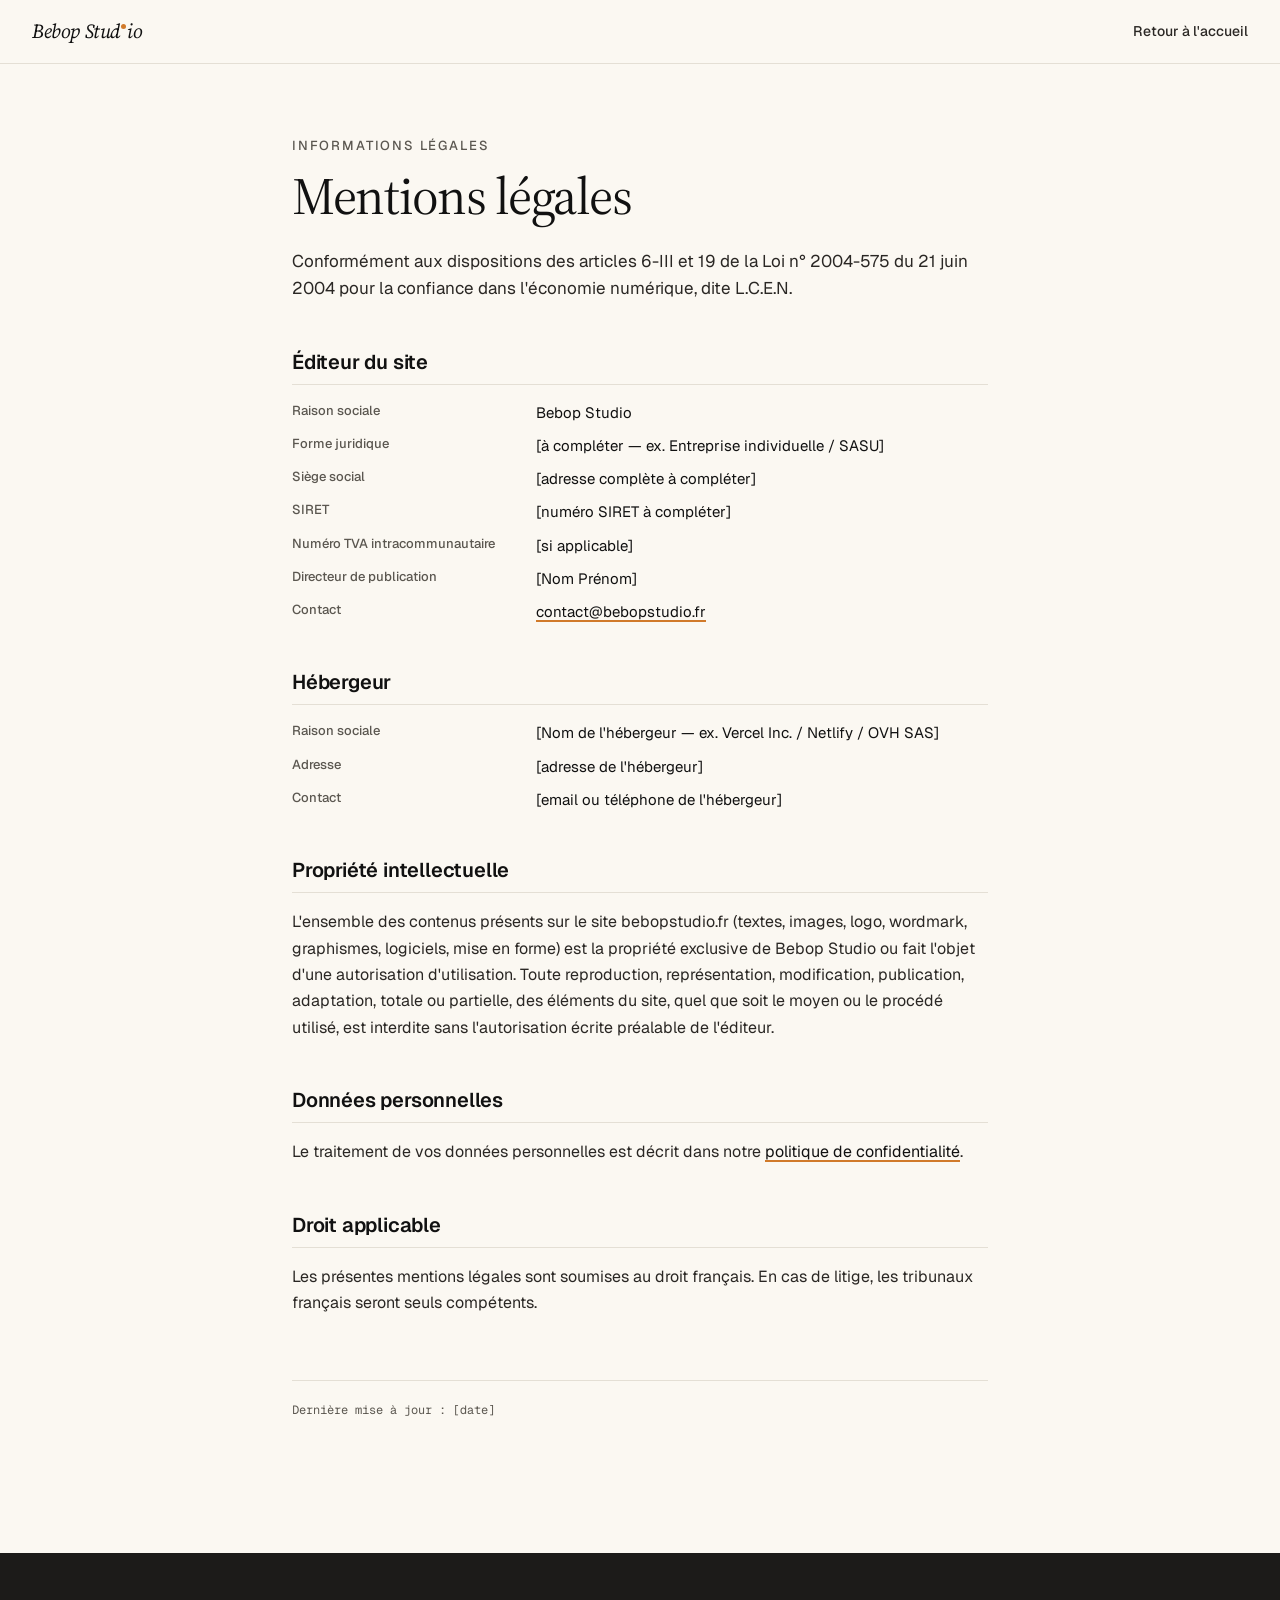
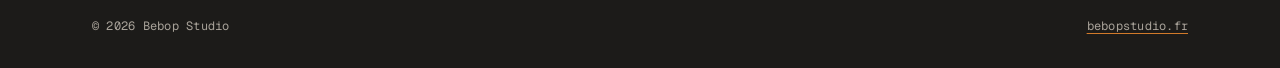
<file: legal.html>
<!doctype html>
<html lang="fr">
<head>
<meta charset="utf-8">
<title>Mentions légales — Bebop Studio</title>
<meta name="viewport" content="width=device-width,initial-scale=1">
<meta name="robots" content="index,follow">
<link rel="icon" type="image/svg+xml" href="assets/favicon.svg">
<link rel="stylesheet" href="colors_and_type.css">
<link rel="stylesheet" href="kit.css">
<link rel="stylesheet" href="legal.css">
</head>
<body>
  <nav class="nav">
    <a href="index.html" class="nav-brand">Bebop Stud<span class="tittle"></span>io</a>
    <div class="nav-links">
      <a href="index.html">Retour à l'accueil</a>
    </div>
  </nav>

  <main class="legal">
    <div class="container">
      <div class="eyebrow">Informations légales</div>
      <h1>Mentions légales</h1>
      <p class="lede">Conformément aux dispositions des articles 6-III et 19 de la Loi n° 2004-575 du 21 juin 2004 pour la confiance dans l'économie numérique, dite L.C.E.N.</p>

      <section>
        <h2>Éditeur du site</h2>
        <dl>
          <dt>Raison sociale</dt><dd>Bebop Studio</dd>
          <dt>Forme juridique</dt><dd>[à compléter — ex. Entreprise individuelle / SASU]</dd>
          <dt>Siège social</dt><dd>[adresse complète à compléter]</dd>
          <dt>SIRET</dt><dd>[numéro SIRET à compléter]</dd>
          <dt>Numéro TVA intracommunautaire</dt><dd>[si applicable]</dd>
          <dt>Directeur de publication</dt><dd>[Nom Prénom]</dd>
          <dt>Contact</dt><dd><a href="mailto:contact@bebopstudio.fr">contact@bebopstudio.fr</a></dd>
        </dl>
      </section>

      <section>
        <h2>Hébergeur</h2>
        <dl>
          <dt>Raison sociale</dt><dd>[Nom de l'hébergeur — ex. Vercel Inc. / Netlify / OVH SAS]</dd>
          <dt>Adresse</dt><dd>[adresse de l'hébergeur]</dd>
          <dt>Contact</dt><dd>[email ou téléphone de l'hébergeur]</dd>
        </dl>
      </section>

      <section>
        <h2>Propriété intellectuelle</h2>
        <p>L'ensemble des contenus présents sur le site bebopstudio.fr (textes, images, logo, wordmark, graphismes, logiciels, mise en forme) est la propriété exclusive de Bebop Studio ou fait l'objet d'une autorisation d'utilisation. Toute reproduction, représentation, modification, publication, adaptation, totale ou partielle, des éléments du site, quel que soit le moyen ou le procédé utilisé, est interdite sans l'autorisation écrite préalable de l'éditeur.</p>
      </section>

      <section>
        <h2>Données personnelles</h2>
        <p>Le traitement de vos données personnelles est décrit dans notre <a href="privacy.html">politique de confidentialité</a>.</p>
      </section>

      <section>
        <h2>Droit applicable</h2>
        <p>Les présentes mentions légales sont soumises au droit français. En cas de litige, les tribunaux français seront seuls compétents.</p>
      </section>

      <p class="updated">Dernière mise à jour : [date]</p>
    </div>
  </main>

  <footer class="footer">
    <div class="container mono" style="display: flex; justify-content: space-between; font-size: 12px; color: var(--fg-on-inverse-muted);">
      <span>© 2026 Bebop Studio</span>
      <span><a href="index.html" style="color:inherit;">bebopstudio.fr</a></span>
    </div>
  </footer>
</body>
</html>
</file>
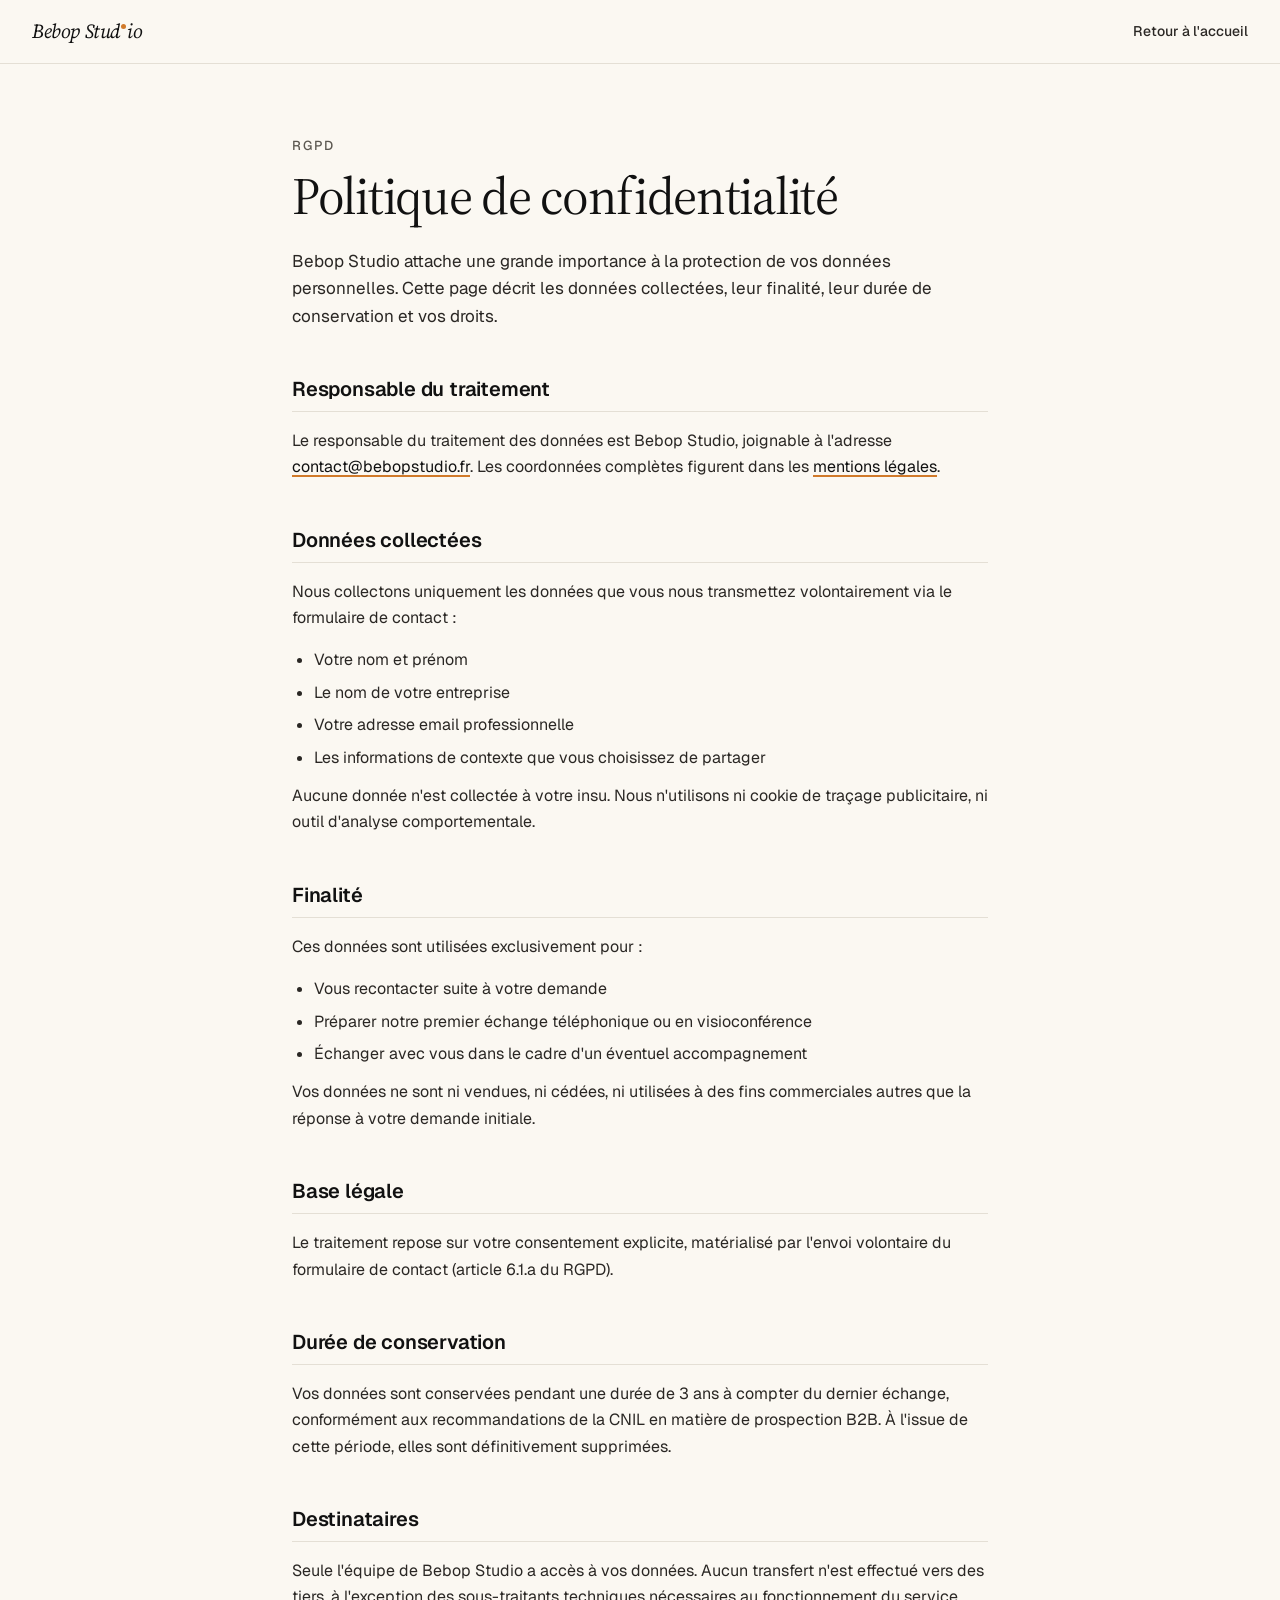
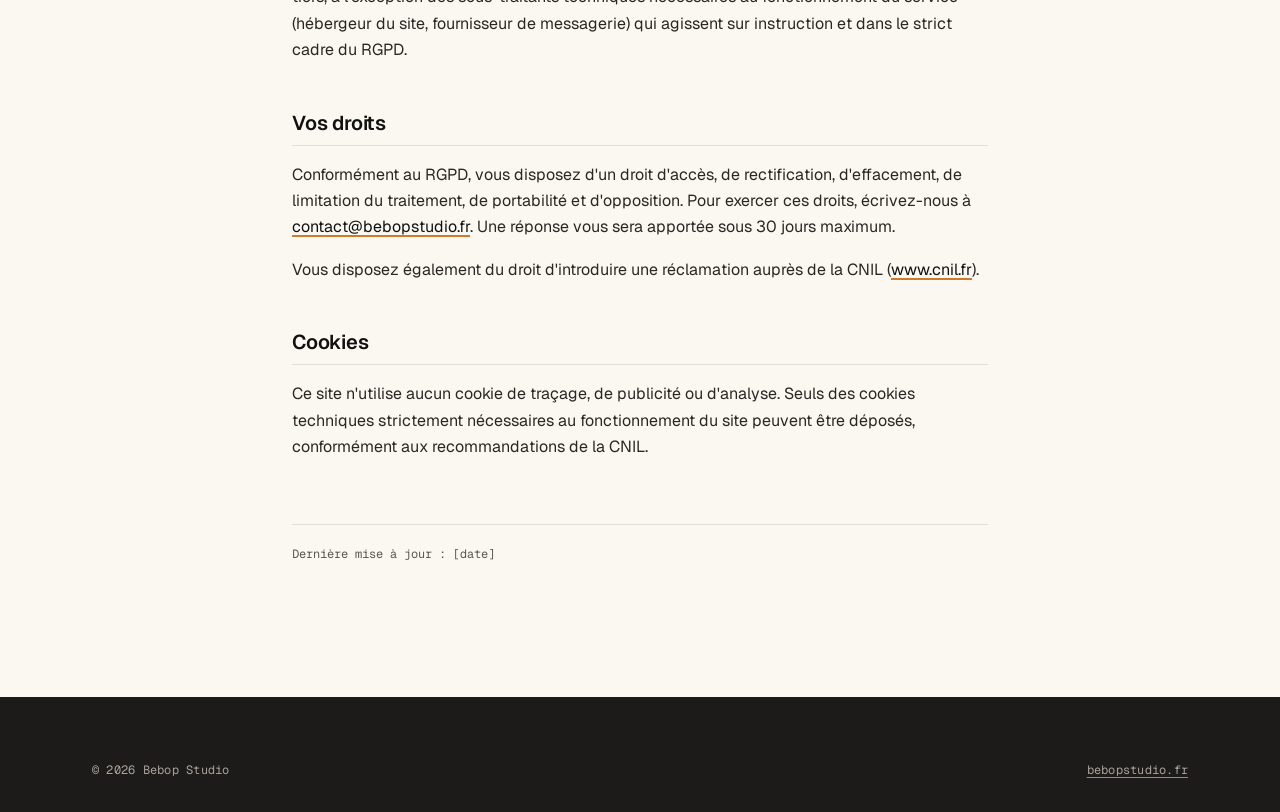
<file: privacy.html>
<!doctype html>
<html lang="fr">
<head>
<meta charset="utf-8">
<title>Politique de confidentialité — Bebop Studio</title>
<meta name="viewport" content="width=device-width,initial-scale=1">
<meta name="robots" content="index,follow">
<link rel="icon" type="image/svg+xml" href="assets/favicon.svg">
<link rel="stylesheet" href="colors_and_type.css">
<link rel="stylesheet" href="kit.css">
<link rel="stylesheet" href="legal.css">
</head>
<body>
  <nav class="nav">
    <a href="index.html" class="nav-brand">Bebop Stud<span class="tittle"></span>io</a>
    <div class="nav-links">
      <a href="index.html">Retour à l'accueil</a>
    </div>
  </nav>

  <main class="legal">
    <div class="container">
      <div class="eyebrow">RGPD</div>
      <h1>Politique de confidentialité</h1>
      <p class="lede">Bebop Studio attache une grande importance à la protection de vos données personnelles. Cette page décrit les données collectées, leur finalité, leur durée de conservation et vos droits.</p>

      <section>
        <h2>Responsable du traitement</h2>
        <p>Le responsable du traitement des données est Bebop Studio, joignable à l'adresse <a href="mailto:contact@bebopstudio.fr">contact@bebopstudio.fr</a>. Les coordonnées complètes figurent dans les <a href="legal.html">mentions légales</a>.</p>
      </section>

      <section>
        <h2>Données collectées</h2>
        <p>Nous collectons uniquement les données que vous nous transmettez volontairement via le formulaire de contact :</p>
        <ul>
          <li>Votre nom et prénom</li>
          <li>Le nom de votre entreprise</li>
          <li>Votre adresse email professionnelle</li>
          <li>Les informations de contexte que vous choisissez de partager</li>
        </ul>
        <p>Aucune donnée n'est collectée à votre insu. Nous n'utilisons ni cookie de traçage publicitaire, ni outil d'analyse comportementale.</p>
      </section>

      <section>
        <h2>Finalité</h2>
        <p>Ces données sont utilisées exclusivement pour :</p>
        <ul>
          <li>Vous recontacter suite à votre demande</li>
          <li>Préparer notre premier échange téléphonique ou en visioconférence</li>
          <li>Échanger avec vous dans le cadre d'un éventuel accompagnement</li>
        </ul>
        <p>Vos données ne sont ni vendues, ni cédées, ni utilisées à des fins commerciales autres que la réponse à votre demande initiale.</p>
      </section>

      <section>
        <h2>Base légale</h2>
        <p>Le traitement repose sur votre consentement explicite, matérialisé par l'envoi volontaire du formulaire de contact (article 6.1.a du RGPD).</p>
      </section>

      <section>
        <h2>Durée de conservation</h2>
        <p>Vos données sont conservées pendant une durée de 3 ans à compter du dernier échange, conformément aux recommandations de la CNIL en matière de prospection B2B. À l'issue de cette période, elles sont définitivement supprimées.</p>
      </section>

      <section>
        <h2>Destinataires</h2>
        <p>Seule l'équipe de Bebop Studio a accès à vos données. Aucun transfert n'est effectué vers des tiers, à l'exception des sous-traitants techniques nécessaires au fonctionnement du service (hébergeur du site, fournisseur de messagerie) qui agissent sur instruction et dans le strict cadre du RGPD.</p>
      </section>

      <section>
        <h2>Vos droits</h2>
        <p>Conformément au RGPD, vous disposez d'un droit d'accès, de rectification, d'effacement, de limitation du traitement, de portabilité et d'opposition. Pour exercer ces droits, écrivez-nous à <a href="mailto:contact@bebopstudio.fr">contact@bebopstudio.fr</a>. Une réponse vous sera apportée sous 30 jours maximum.</p>
        <p>Vous disposez également du droit d'introduire une réclamation auprès de la CNIL (<a href="https://www.cnil.fr" target="_blank" rel="noopener">www.cnil.fr</a>).</p>
      </section>

      <section>
        <h2>Cookies</h2>
        <p>Ce site n'utilise aucun cookie de traçage, de publicité ou d'analyse. Seuls des cookies techniques strictement nécessaires au fonctionnement du site peuvent être déposés, conformément aux recommandations de la CNIL.</p>
      </section>

      <p class="updated">Dernière mise à jour : [date]</p>
    </div>
  </main>

  <footer class="footer">
    <div class="container mono" style="display: flex; justify-content: space-between; font-size: 12px; color: var(--fg-on-inverse-muted);">
      <span>© 2026 Bebop Studio</span>
      <span><a href="index.html" style="color:inherit;">bebopstudio.fr</a></span>
    </div>
  </footer>
</body>
</html>
</file>
<file: colors_and_type.css>
/* =========================================================================
   Bebop Studio — Colors & Type
   Sobre, sérieux, rassurant. Noir + ambre chaud + blanc cassé.
   ========================================================================= */

/* ---------- Fonts ---------- */
/* Display serif: Source Serif 4 — modern, editorial, fintech-credible.
   Body sans: Geist — clean B2B, not overused.
   Mono: Geist Mono — for figures, receipts, code-like tokens. */
@import url('https://fonts.googleapis.com/css2?family=Source+Serif+4:ital,opsz,wght@0,8..60,300..900;1,8..60,300..900&display=swap');
@import url('https://fonts.googleapis.com/css2?family=Geist:wght@300..700&family=Geist+Mono:wght@400..600&display=swap');

:root {
  /* =======================================================================
     COLORS — raw palette
     ======================================================================= */

  /* Ink — blacks used for type and strong surfaces. Not pure #000;
     a warm near-black that reads as "printed ink" on cream. */
  --ink-900: #111111;   /* primary text, logo, headlines */
  --ink-800: #1C1B19;   /* strong surface (footer, callout blocks) */
  --ink-700: #2A2724;   /* secondary text on cream */
  --ink-500: #5B5750;   /* tertiary / muted text */
  --ink-300: #8F8A82;   /* subtle metadata, placeholder */
  --ink-200: #C6C1B8;   /* borders on cream */
  --ink-100: #E4DFD5;   /* hairline dividers */

  /* Cream — warm off-white page surfaces. Never pure white. */
  --cream-50:  #FBF8F2;  /* page background */
  --cream-100: #F5F1E8;  /* raised surface / card */
  --cream-200: #EDE7D9;  /* hover / pressed */
  --cream-0:   #FFFFFF;  /* only inside inputs / reversed chips */

  /* Amber — single warm accent. Used sparingly:
     CTAs, underlines, active states, key numerals. */
  --amber-700: #8A4A12;  /* pressed / on-cream text-accent */
  --amber-600: #B26420;  /* hover */
  --amber-500: #D17A2A;  /* PRIMARY — main accent, CTA fill */
  --amber-400: #E49247;  /* highlight / active underline */
  --amber-200: #F4D6A8;  /* soft tint, badge bg */
  --amber-100: #FBEBD0;  /* faintest wash */

  /* Semantic — low-saturation, coherent with the ink+amber world. */
  --ok-700:     #2F5D3A;
  --ok-100:     #DFE9D9;
  --warn-700:   #8A5A12;  /* reuse amber family */
  --warn-100:   #FBEBD0;
  --danger-700: #7A2E22;
  --danger-100: #EFD5CF;
  --info-700:   #2D4A66;
  --info-100:   #D9E2EB;

  /* =======================================================================
     SEMANTIC TOKENS — use THESE in components, not the raw palette
     ======================================================================= */

  /* Surfaces */
  --bg-page:      var(--cream-50);
  --bg-raised:    var(--cream-100);
  --bg-sunken:    var(--cream-200);
  --bg-inverse:   var(--ink-800);   /* footer, strong sections */
  --bg-input:     var(--cream-0);

  /* Foreground (on cream) */
  --fg-1:         var(--ink-900);   /* headlines, primary text */
  --fg-2:         var(--ink-700);   /* body */
  --fg-3:         var(--ink-500);   /* tertiary, captions */
  --fg-muted:     var(--ink-300);   /* placeholder, metadata */
  --fg-on-inverse: var(--cream-50); /* text on --bg-inverse */
  --fg-on-inverse-muted: #A9A39A;

  /* Accent */
  --accent:       var(--amber-500);
  --accent-hover: var(--amber-600);
  --accent-press: var(--amber-700);
  --accent-soft:  var(--amber-200);
  --accent-faint: var(--amber-100);
  --on-accent:    var(--cream-50);  /* text on filled amber */

  /* Borders */
  --border-strong: var(--ink-700);
  --border-base:   var(--ink-200);
  --border-subtle: var(--ink-100);
  --border-accent: var(--amber-500);

  /* =======================================================================
     TYPE — families, scale, weights
     ======================================================================= */
  --font-display: "Source Serif 4", "Source Serif Pro", Georgia, "Times New Roman", serif;
  --font-body:    "Geist", "Söhne", -apple-system, BlinkMacSystemFont, "Segoe UI", sans-serif;
  --font-mono:    "Geist Mono", "JetBrains Mono", ui-monospace, SFMono-Regular, Menlo, monospace;

  /* Scale — compact, editorial. 1.250 minor-third-ish. */
  --fs-display: clamp(3.5rem, 6vw, 5.5rem); /* 56 → 88px */
  --fs-h1:      clamp(2.5rem, 4vw, 3.5rem); /* 40 → 56px */
  --fs-h2:      clamp(1.75rem, 2.6vw, 2.25rem); /* 28 → 36px */
  --fs-h3:      1.375rem;    /* 22px */
  --fs-h4:      1.125rem;    /* 18px */
  --fs-body:    1rem;        /* 16px */
  --fs-small:   0.875rem;    /* 14px */
  --fs-xs:      0.75rem;     /* 12px */
  --fs-eyebrow: 0.8125rem;   /* 13px — tracked caps */

  /* Line heights */
  --lh-tight:   1.05;   /* display */
  --lh-snug:    1.15;   /* headings */
  --lh-normal:  1.55;   /* body */
  --lh-loose:   1.75;   /* long-form */

  /* Tracking */
  --tr-tight:   -0.02em;
  --tr-snug:    -0.01em;
  --tr-normal:  0;
  --tr-eyebrow: 0.14em;
  --tr-mono:    0.02em;

  /* Weights */
  --w-reg:  400;
  --w-med:  500;
  --w-sb:   600;
  --w-b:    700;

  /* =======================================================================
     SPACING / RADII / SHADOWS / MOTION
     ======================================================================= */
  --s-1: 4px;
  --s-2: 8px;
  --s-3: 12px;
  --s-4: 16px;
  --s-5: 20px;
  --s-6: 24px;
  --s-8: 32px;
  --s-10: 40px;
  --s-12: 48px;
  --s-16: 64px;
  --s-20: 80px;
  --s-24: 96px;
  --s-32: 128px;

  /* Radii — understated. Cards are nearly square. */
  --r-sm: 2px;
  --r-md: 4px;
  --r-lg: 6px;
  --r-pill: 999px;

  /* Shadows — soft, warm-tinted, never dramatic. */
  --shadow-1: 0 1px 2px rgba(28, 27, 25, 0.06);
  --shadow-2: 0 2px 8px rgba(28, 27, 25, 0.08), 0 1px 2px rgba(28, 27, 25, 0.04);
  --shadow-3: 0 8px 24px rgba(28, 27, 25, 0.09), 0 2px 6px rgba(28, 27, 25, 0.05);
  --shadow-inset: inset 0 0 0 1px rgba(28, 27, 25, 0.06);

  /* Motion — calm, deliberate. No bounces. */
  --ease-standard: cubic-bezier(0.2, 0, 0, 1);
  --ease-out:      cubic-bezier(0.2, 0, 0.1, 1);
  --dur-fast: 120ms;
  --dur-base: 180ms;
  --dur-slow: 260ms;

  /* Focus ring */
  --focus-ring: 0 0 0 2px var(--bg-page), 0 0 0 4px var(--amber-500);
}

/* =========================================================================
   Base semantic elements
   ========================================================================= */
html, body {
  background: var(--bg-page);
  color: var(--fg-2);
  font-family: var(--font-body);
  font-size: var(--fs-body);
  line-height: var(--lh-normal);
  font-weight: var(--w-reg);
  -webkit-font-smoothing: antialiased;
  text-rendering: optimizeLegibility;
}

h1, h2, h3, h4, .display {
  font-family: var(--font-display);
  color: var(--fg-1);
  font-weight: var(--w-reg);     /* serif looks best regular */
  letter-spacing: var(--tr-tight);
  line-height: var(--lh-snug);
  text-wrap: pretty;
}

.display {
  font-size: var(--fs-display);
  line-height: var(--lh-tight);
  letter-spacing: -0.025em;
}

h1 { font-size: var(--fs-h1); line-height: var(--lh-tight); }
h2 { font-size: var(--fs-h2); }
h3 { font-size: var(--fs-h3); letter-spacing: var(--tr-snug); }
h4 { font-size: var(--fs-h4); letter-spacing: var(--tr-snug); font-weight: var(--w-med); font-family: var(--font-body); color: var(--fg-1); }

p { color: var(--fg-2); margin: 0 0 1em; text-wrap: pretty; }

small, .small { font-size: var(--fs-small); }

.eyebrow {
  font-family: var(--font-body);
  font-size: var(--fs-eyebrow);
  font-weight: var(--w-med);
  letter-spacing: var(--tr-eyebrow);
  text-transform: uppercase;
  color: var(--fg-3);
}

.mono, code, kbd {
  font-family: var(--font-mono);
  font-size: 0.95em;
  letter-spacing: var(--tr-mono);
}

code {
  background: var(--bg-sunken);
  padding: 1px 6px;
  border-radius: var(--r-sm);
  color: var(--fg-1);
}

a {
  color: var(--fg-1);
  text-decoration: underline;
  text-decoration-color: var(--amber-500);
  text-decoration-thickness: 1px;
  text-underline-offset: 3px;
  transition: color var(--dur-base) var(--ease-standard),
              text-decoration-color var(--dur-base) var(--ease-standard);
}
a:hover {
  color: var(--amber-700);
  text-decoration-color: var(--amber-700);
}

hr {
  border: 0;
  border-top: 1px solid var(--border-subtle);
  margin: var(--s-10) 0;
}

::selection {
  background: var(--amber-200);
  color: var(--ink-900);
}

*:focus-visible {
  outline: none;
  box-shadow: var(--focus-ring);
  border-radius: var(--r-sm);
}
</file>
<file: kit.css>
/* UI Kit — Bebop Studio landing
   Uses tokens from ../../colors_and_type.css. This file only adds component
   patterns and the landing-page layout. Semantic tokens ONLY — no raw palette. */

* { box-sizing: border-box; }
body { margin: 0; background: var(--bg-page); color: var(--fg-2); }

/* ---------- Layout ---------- */
.container { max-width: 1160px; margin: 0 auto; padding: 0 32px; }
.section { padding: 96px 0; }
.section + .section { border-top: 1px solid var(--border-subtle); }
.section-inverse { background: var(--bg-inverse); color: var(--fg-on-inverse); }
.section-inverse h1, .section-inverse h2, .section-inverse h3 { color: var(--fg-on-inverse); }
.section-inverse p { color: var(--fg-on-inverse-muted); }
.section-inverse .eyebrow { color: var(--fg-on-inverse-muted); }

/* ---------- Nav ---------- */
.nav {
  position: sticky; top: 0; z-index: 10;
  height: 64px; display: flex; align-items: center; justify-content: space-between;
  padding: 0 32px; background: var(--bg-page);
  border-bottom: 1px solid var(--border-subtle);
}
.nav-brand {
  font-family: var(--font-display); font-style: italic; font-weight: 400;
  font-size: 20px; letter-spacing: -0.02em; color: var(--fg-1);
  display: inline-flex; align-items: baseline; text-decoration: none;
  white-space: nowrap;
}
.nav-brand .tittle {
  width: 5px; height: 5px; border-radius: 50%;
  background: var(--accent); display: inline-block;
  transform: translateY(-9px); margin: 0 1px;
}
.nav-links { display: flex; gap: 28px; align-items: center; }
.nav-links a {
  font-family: var(--font-body); font-size: 14px; font-weight: 500;
  color: var(--fg-2); text-decoration: none;
  transition: color var(--dur-base) var(--ease-standard);
}
.nav-links a:hover { color: var(--fg-1); }
.nav-links a.active {
  color: var(--fg-1);
  text-decoration: underline;
  text-decoration-color: var(--accent);
  text-underline-offset: 8px;
  text-decoration-thickness: 1.5px;
}

/* ---------- Buttons ---------- */
.btn {
  height: 44px; padding: 0 20px; border-radius: var(--r-md);
  font-family: var(--font-body); font-size: 15px; font-weight: 500;
  display: inline-flex; align-items: center; gap: 8px;
  border: 1px solid transparent; cursor: pointer; text-decoration: none;
  transition: all var(--dur-base) var(--ease-standard);
  white-space: nowrap;
}
.btn .arrow { display: inline-block; transition: transform var(--dur-base) var(--ease-standard); }
.btn:hover .arrow { transform: translateX(2px); }

.btn-primary { background: var(--accent); color: var(--on-accent); }
.btn-primary:hover { background: var(--accent-hover); }
.btn-primary:active { background: var(--accent-press); transform: translateY(1px); }

.btn-ink { background: var(--ink-900); color: var(--cream-50); }
.btn-ink:hover { background: var(--ink-800); }

.btn-secondary { background: transparent; color: var(--fg-1); border-color: var(--border-base); }
.btn-secondary:hover { background: var(--bg-sunken); border-color: var(--border-strong); }

.btn-sm { height: 36px; padding: 0 14px; font-size: 13px; border-radius: var(--r-md); }

.link-arrow {
  font-family: var(--font-body); font-size: 15px; font-weight: 500;
  color: var(--fg-1); text-decoration: underline;
  text-decoration-color: var(--accent); text-underline-offset: 4px;
  display: inline-flex; align-items: center; gap: 6px; cursor: pointer;
}
.link-arrow .arrow { transition: transform var(--dur-base) var(--ease-standard); }
.link-arrow:hover .arrow { transform: translateX(2px); }

/* ---------- Inputs ---------- */
.field { display: flex; flex-direction: column; gap: 6px; }
.field label { font-size: 13px; font-weight: 500; color: var(--fg-1); }
.input {
  height: 44px; padding: 0 14px; background: var(--bg-input);
  border: 1px solid var(--border-base); border-radius: var(--r-sm);
  font-family: var(--font-body); font-size: 15px; color: var(--fg-1);
  width: 100%;
  transition: border-color var(--dur-base) var(--ease-standard),
              box-shadow var(--dur-base) var(--ease-standard);
}
.input:focus { outline: none; border-color: var(--accent); box-shadow: 0 0 0 3px rgba(209, 122, 42, 0.18); }
textarea.input { height: 110px; padding: 10px 14px; resize: vertical; }

/* ---------- Card ---------- */
.card {
  background: var(--bg-raised); border: 1px solid var(--border-base);
  border-radius: var(--r-lg); padding: 28px;
  transition: border-color var(--dur-base) var(--ease-standard),
              box-shadow var(--dur-base) var(--ease-standard);
}
.card:hover { border-color: var(--border-strong); box-shadow: var(--shadow-2); }

/* ---------- Badge ---------- */
.badge {
  font-family: var(--font-body); font-size: 12px; font-weight: 500;
  padding: 3px 9px; border-radius: var(--r-pill); letter-spacing: 0.02em;
  display: inline-flex; align-items: center; gap: 5px;
  background: var(--accent-faint); color: var(--accent-press);
  border: 1px solid var(--accent-soft);
  white-space: nowrap;
}
.badge-ink { background: var(--ink-800); color: var(--cream-50); border: 0; }
.badge-outline { background: transparent; color: var(--fg-1); border: 1px solid var(--border-base); }

/* ---------- Eyebrow + display sizing for hero ---------- */
.hero-title {
  font-family: var(--font-display); font-weight: 400;
  font-size: clamp(44px, 5.6vw, 76px); line-height: 1.05;
  letter-spacing: -0.025em; color: var(--fg-1);
  margin: 0 0 28px; text-wrap: balance;
  overflow-wrap: break-word;
}

/* ---------- Hero: glow, rotator, reveal ---------- */
.hero-section { background: var(--bg-page); }
.hero-glow {
  position: absolute; inset: -20% 0 auto 0; height: 620px;
  background:
    radial-gradient(60% 60% at 50% 0%, rgba(209, 122, 42, 0.18) 0%, rgba(209, 122, 42, 0) 70%),
    radial-gradient(45% 45% at 80% 30%, rgba(228, 146, 71, 0.12) 0%, rgba(228, 146, 71, 0) 70%);
  pointer-events: none;
  animation: glow-drift 14s ease-in-out infinite alternate;
}
@keyframes glow-drift {
  0%   { transform: translate3d(-2%, -2%, 0) scale(1); }
  100% { transform: translate3d(3%, 2%, 0) scale(1.05); }
}

.live-dot {
  width: 6px; height: 6px; border-radius: 50%;
  background: var(--accent);
  box-shadow: 0 0 0 0 rgba(209, 122, 42, 0.6);
  animation: pulse 2.2s ease-out infinite;
  display: inline-block;
}
@keyframes pulse {
  0%   { box-shadow: 0 0 0 0 rgba(209, 122, 42, 0.55); }
  70%  { box-shadow: 0 0 0 10px rgba(209, 122, 42, 0); }
  100% { box-shadow: 0 0 0 0 rgba(209, 122, 42, 0); }
}

/* Word rotator — overlays words at the same spot, fades/slides between them */
.rotator {
  display: inline-block; position: relative;
  vertical-align: baseline;
  min-width: 6.5ch;
  text-align: center;
}
.rotator-word {
  display: inline-block;
  transition: opacity 380ms var(--ease-out), transform 380ms var(--ease-out);
  white-space: nowrap;
}
.rotator-word:not(.is-active) {
  position: absolute; left: 50%; top: 0;
  transform: translate(-50%, 10px);
  opacity: 0;
  pointer-events: none;
}
.rotator-word.is-active { opacity: 1; transform: translateY(0); position: relative; }

/* Reveal on load — cascaded */
.reveal { opacity: 0; transform: translateY(14px); animation: reveal 720ms var(--ease-out) forwards; }
.reveal:nth-of-type(1) { animation-delay: 80ms; }
.reveal:nth-of-type(2) { animation-delay: 180ms; }
.reveal:nth-of-type(3) { animation-delay: 280ms; }
.reveal:nth-of-type(4) { animation-delay: 380ms; }
.reveal:nth-of-type(5) { animation-delay: 480ms; }
@keyframes reveal {
  to { opacity: 1; transform: none; }
}

/* In-viewport reveal for further sections */
.in-view { opacity: 0; transform: translateY(16px); transition: opacity 700ms var(--ease-out), transform 700ms var(--ease-out); }
.in-view.visible { opacity: 1; transform: none; }

/* Countdown */
.countdown { max-width: 620px; margin-left: auto; margin-right: auto; }
.countdown-head { display: flex; align-items: center; gap: 14px; margin-bottom: 16px; }
.hairline { flex: 1; height: 1px; background: var(--border-base); }
.countdown-grid { display: grid; grid-template-columns: repeat(4, 1fr); gap: 2px; background: var(--border-subtle); border: 1px solid var(--border-subtle); border-radius: var(--r-lg); overflow: hidden; }
.cd-cell { background: var(--bg-raised); padding: 18px 10px 14px; text-align: center; }
.cd-num {
  font-family: var(--font-mono); font-size: 34px; font-weight: 500;
  color: var(--fg-1); letter-spacing: -0.01em;
  font-variant-numeric: tabular-nums;
  line-height: 1;
}
.cd-label { font-size: 11px; letter-spacing: 0.14em; text-transform: uppercase; color: var(--fg-3); font-weight: 500; margin-top: 8px; }

/* Large CTA */
.btn-lg { height: 52px; padding: 0 26px; font-size: 16px; }

/* Ghost underline — used next to primary, reads as quiet link */
.btn-ghost-underline {
  background: transparent; border: 0; color: var(--fg-1);
  font-family: var(--font-body); font-size: 15px; font-weight: 500;
  padding: 0 10px; cursor: pointer;
  text-decoration: underline; text-decoration-color: var(--accent);
  text-underline-offset: 6px; text-decoration-thickness: 1.5px;
  transition: color var(--dur-base) var(--ease-standard);
}
.btn-ghost-underline:hover { color: var(--accent-press); }

/* =========================================================================
   Hero CTAs — redesigned, more appétissant
   ========================================================================= */
.hero-cta-group { gap: 18px; }

/* Primary: ink pill with amber arrow disc that expands on hover.
   A soft amber ring breathes around the button to draw the eye. */
.cta-primary {
  position: relative;
  display: inline-flex; align-items: center; gap: 14px;
  padding: 8px 10px 8px 28px; height: 60px;
  background: var(--ink-900); color: var(--cream-50);
  border: 0; border-radius: 999px;
  font-family: var(--font-body); font-size: 16px; font-weight: 500;
  letter-spacing: -0.005em;
  cursor: pointer; overflow: hidden;
  box-shadow:
    0 1px 0 rgba(255, 255, 255, 0.06) inset,
    0 12px 28px -12px rgba(28, 27, 25, 0.45),
    0 0 0 0 rgba(209, 122, 42, 0.35);
  transition:
    transform var(--dur-base) var(--ease-out),
    box-shadow var(--dur-slow) var(--ease-out),
    background var(--dur-base) var(--ease-standard);
  animation: cta-breathe 3.2s ease-in-out infinite;
}
@keyframes cta-breathe {
  0%, 100% { box-shadow: 0 1px 0 rgba(255,255,255,0.06) inset, 0 12px 28px -12px rgba(28,27,25,0.45), 0 0 0 0 rgba(209, 122, 42, 0.0); }
  50%      { box-shadow: 0 1px 0 rgba(255,255,255,0.06) inset, 0 14px 32px -12px rgba(28,27,25,0.5),  0 0 0 10px rgba(209, 122, 42, 0.12); }
}
.cta-primary:hover {
  background: var(--ink-800);
  transform: translateY(-1px);
  animation-play-state: paused;
  box-shadow:
    0 1px 0 rgba(255, 255, 255, 0.06) inset,
    0 18px 36px -14px rgba(28, 27, 25, 0.55),
    0 0 0 6px rgba(209, 122, 42, 0.18);
}
.cta-primary:active { transform: translateY(0); }

.cta-primary-label { position: relative; z-index: 2; }

.cta-primary-arrow {
  position: relative; z-index: 2;
  display: inline-flex; align-items: center; justify-content: center;
  width: 44px; height: 44px; border-radius: 999px;
  background: rgba(255, 255, 255, 0.08); color: var(--cream-50);
  transition:
    width var(--dur-slow) var(--ease-out),
    background var(--dur-base) var(--ease-standard);
}
.cta-primary-arrow svg { transition: transform var(--dur-slow) var(--ease-out); }
.cta-primary:hover .cta-primary-arrow { width: 56px; background: rgba(255, 255, 255, 0.14); }
.cta-primary:hover .cta-primary-arrow svg { transform: translateX(3px); }

/* Soft amber wash that sweeps across on hover */
.cta-primary-shimmer {
  position: absolute; inset: 0;
  background: linear-gradient(100deg,
    transparent 0%,
    rgba(244, 214, 168, 0.0) 30%,
    rgba(244, 214, 168, 0.14) 50%,
    rgba(244, 214, 168, 0.0) 70%,
    transparent 100%);
  transform: translateX(-120%);
  transition: transform 900ms var(--ease-out);
  pointer-events: none; z-index: 1;
}
.cta-primary:hover .cta-primary-shimmer { transform: translateX(120%); }

/* Secondary: outline pill with a small amber dot that slides to become an arrow */
.cta-secondary {
  display: inline-flex; align-items: center; gap: 10px;
  padding: 0 24px; height: 60px;
  background: transparent; color: var(--fg-1);
  border: 1px solid var(--border-base);
  border-radius: 999px;
  font-family: var(--font-body); font-size: 16px; font-weight: 500;
  letter-spacing: -0.005em;
  cursor: pointer;
  transition:
    border-color var(--dur-base) var(--ease-standard),
    background var(--dur-base) var(--ease-standard),
    transform var(--dur-base) var(--ease-out);
}
.cta-secondary:hover {
  border-color: var(--ink-700);
  background: var(--bg-raised);
}
.cta-secondary-dot {
  width: 8px; height: 8px; border-radius: 50%;
  background: var(--accent);
  transition: width var(--dur-slow) var(--ease-out), border-radius var(--dur-slow) var(--ease-out);
}
.cta-secondary:hover .cta-secondary-dot {
  width: 22px;
  border-radius: 2px;
}

/* Small reassurance line under the CTAs */
.cta-note {
  margin-top: 18px;
  font-family: var(--font-mono); font-size: 12px;
  color: var(--fg-3); letter-spacing: 0.02em;
}

/* Approche rows — hover lift + amber dash */
.step-row { transition: background var(--dur-base) var(--ease-standard); position: relative; }
.step-row::before {
  content: ''; position: absolute; left: 0; top: 50%; width: 0; height: 1px;
  background: var(--accent); transition: width var(--dur-slow) var(--ease-out);
}
.step-row:hover::before { width: 56px; }
.step-row:hover .step-num { color: var(--accent-press); transform: translateX(8px); }
.step-num { font-size: 14px; color: var(--fg-3); transition: color var(--dur-base) var(--ease-standard), transform var(--dur-base) var(--ease-standard); }
.hero-title em { font-style: italic; color: var(--fg-1); }
.hero-title .accent { color: var(--accent-press); font-style: italic; }
.hero-sub {
  font-family: var(--font-body); font-size: 19px; line-height: 1.55;
  color: var(--fg-2); max-width: 560px; margin: 0 0 32px;
}

/* ---------- Footer ---------- */
.footer {
  background: var(--bg-inverse); color: var(--fg-on-inverse);
  padding: 64px 0 32px;
}
.footer a { color: var(--fg-on-inverse); text-decoration-color: var(--accent-400, var(--accent)); }
.footer .eyebrow { color: var(--fg-on-inverse-muted); }

/* ---------- Utility ---------- */
.stack-sm > * + * { margin-top: 8px; }
.stack-md > * + * { margin-top: 16px; }
.stack-lg > * + * { margin-top: 32px; }
.text-muted { color: var(--fg-3); }
.mono { font-family: var(--font-mono); letter-spacing: 0.02em; }
</file>
<file: legal.css>
/* Legal pages — typography & layout for long-form text */
.legal { padding: 72px 0 120px; background: var(--bg-page); }
.legal .container { max-width: 760px; }
.legal h1 {
  font-family: var(--font-display); font-weight: 400;
  font-size: clamp(36px, 4.6vw, 52px); line-height: 1.08;
  letter-spacing: -0.025em; color: var(--fg-1);
  margin: 12px 0 24px;
}
.legal h2 {
  font-family: var(--font-body); font-weight: 600;
  font-size: 20px; letter-spacing: -0.01em;
  color: var(--fg-1);
  margin: 48px 0 16px;
  padding-bottom: 10px;
  border-bottom: 1px solid var(--border-subtle);
}
.legal .lede {
  font-family: var(--font-body); font-size: 17px; line-height: 1.6;
  color: var(--fg-2); margin: 0 0 16px;
}
.legal p, .legal li {
  font-family: var(--font-body); font-size: 16px; line-height: 1.65;
  color: var(--fg-2);
}
.legal ul { padding-left: 22px; margin: 12px 0; }
.legal li { margin-bottom: 6px; }
.legal a {
  color: var(--fg-1); text-decoration: underline;
  text-decoration-color: var(--accent);
  text-underline-offset: 3px; text-decoration-thickness: 1.5px;
}
.legal a:hover { color: var(--accent-press); }
.legal dl {
  display: grid; grid-template-columns: 220px 1fr; gap: 10px 24px;
  margin: 12px 0;
}
.legal dt { font-size: 13px; color: var(--fg-3); font-weight: 500; }
.legal dd { margin: 0; font-size: 15px; color: var(--fg-1); }
.legal .updated {
  font-family: var(--font-mono); font-size: 12px; color: var(--fg-3);
  margin-top: 64px; padding-top: 20px; border-top: 1px solid var(--border-subtle);
}

@media (max-width: 640px) {
  .legal { padding: 48px 0 80px; }
  .legal h2 { margin: 36px 0 12px; font-size: 18px; }
  .legal dl { grid-template-columns: 1fr; gap: 4px; }
  .legal dl dt { margin-top: 10px; }
}
</file>
